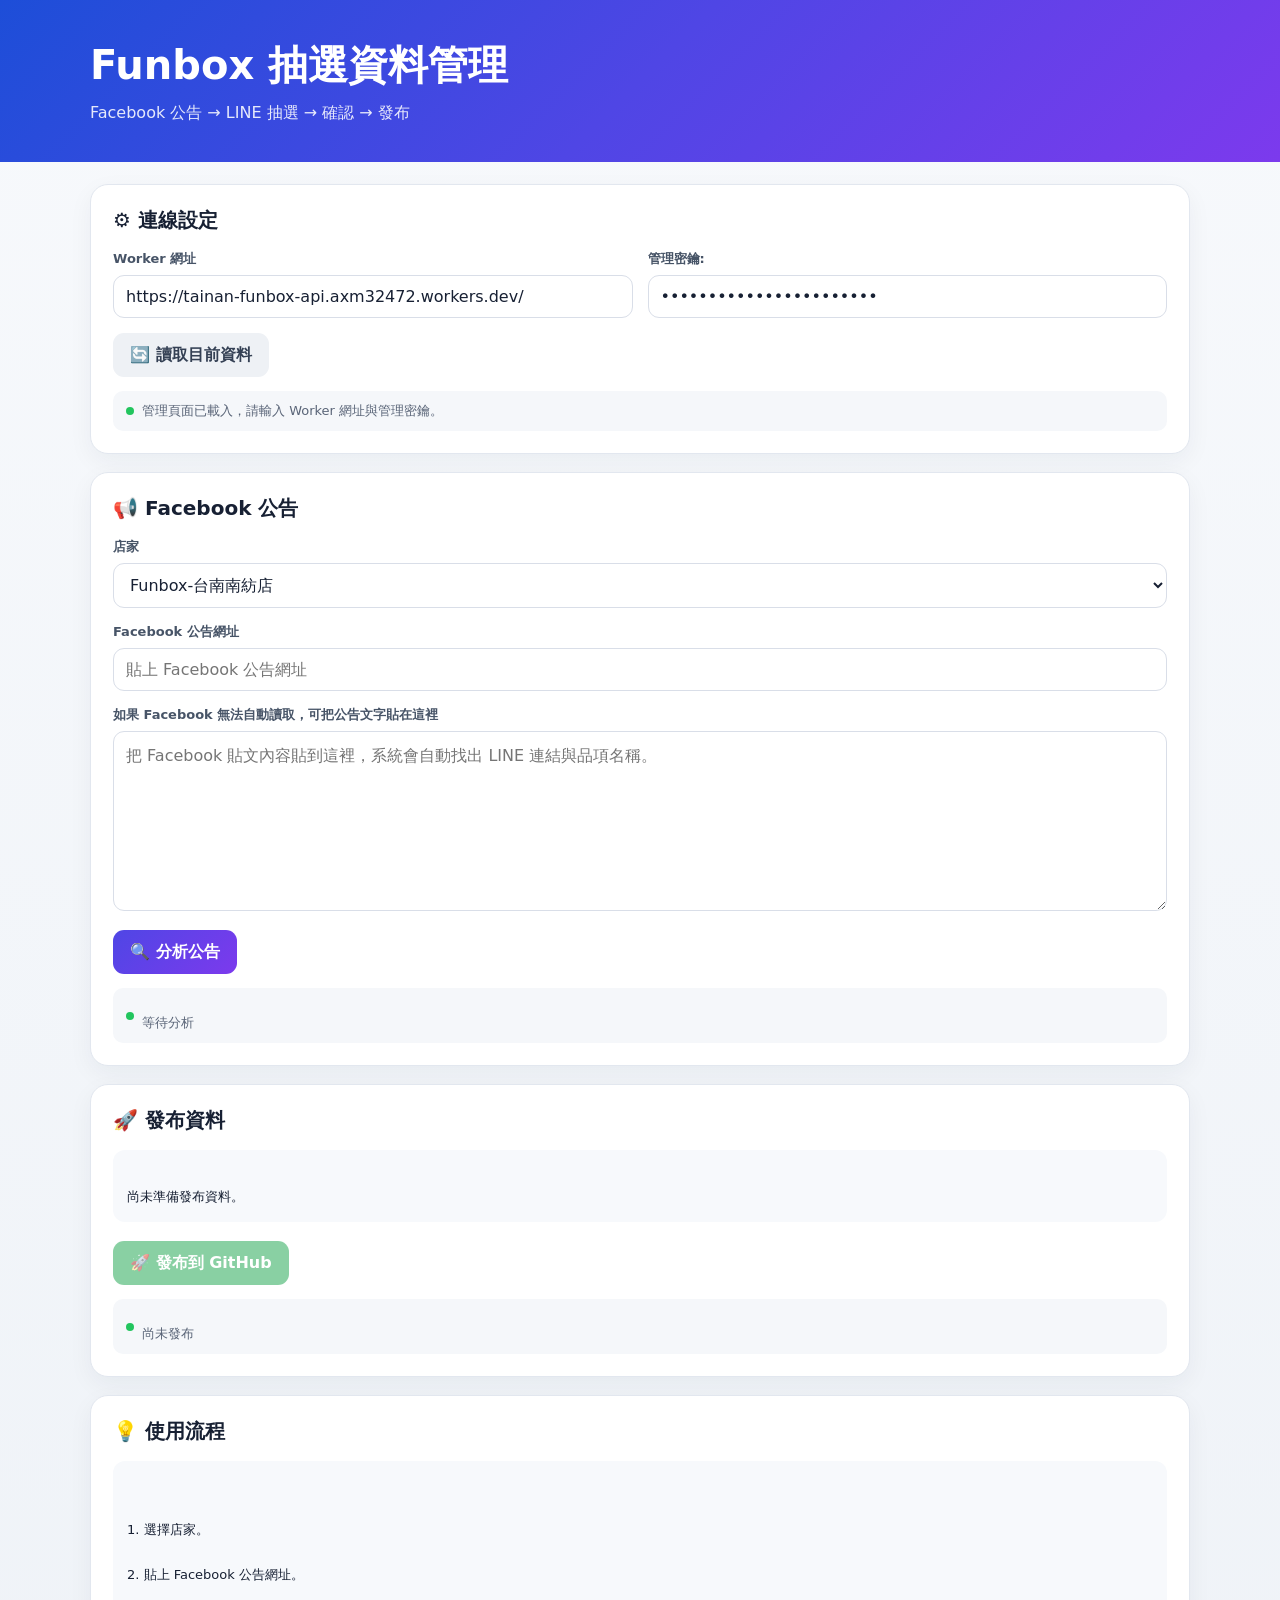
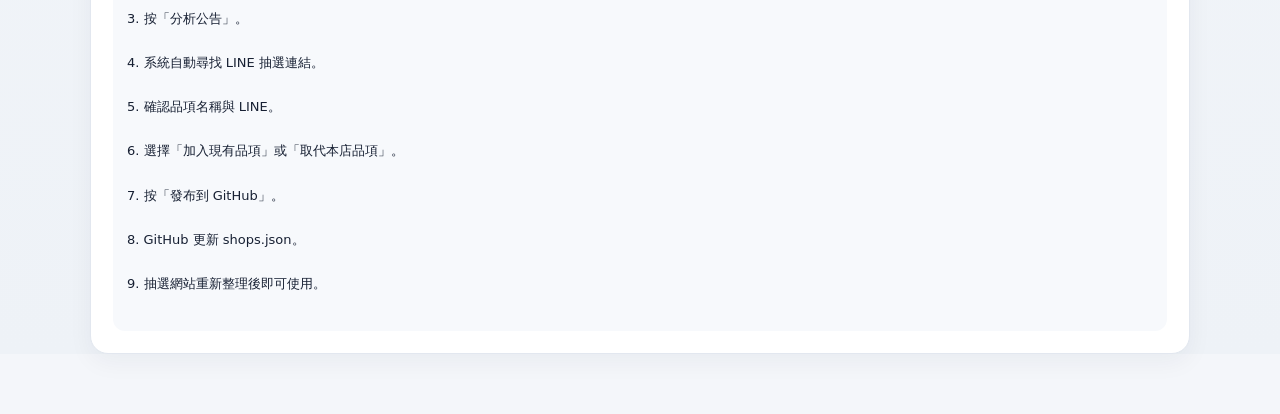
<file: admin.html>
<!DOCTYPE html>
<html lang="zh-Hant">

<head>

    <meta charset="UTF-8">

    <meta
        name="viewport"
        content="width=device-width, initial-scale=1.0"
    >

    <meta
        name="theme-color"
        content="#4f46e5"
    >

    <title>Funbox 抽選資料管理</title>

    <style>

        * {
            box-sizing: border-box;
        }

        :root {
            font-family:
                system-ui,
                -apple-system,
                BlinkMacSystemFont,
                "Noto Sans TC",
                "Microsoft JhengHei",
                sans-serif;

            color: #172033;
            background: #f4f6fa;
        }

        body {
            margin: 0;
            min-height: 100vh;
            background:
                linear-gradient(
                    180deg,
                    #f7f9fc,
                    #eef2f7
                );
        }

        button,
        input,
        textarea,
        select {
            font: inherit;
        }

        button {
            cursor: pointer;
        }

        button:disabled {
            opacity: .5;
            cursor: not-allowed;
        }

        .hero {
            padding: 38px 20px;
            color: #fff;

            background:
                linear-gradient(
                    135deg,
                    #1d4ed8,
                    #4f46e5,
                    #7c3aed
                );
        }

        .hero-inner {
            width:
                min(1100px, calc(100% - 20px));

            margin: auto;
        }

        .hero h1 {
            margin: 0;

            font-size:
                clamp(26px, 5vw, 40px);

            font-weight: 900;
        }

        .hero p {
            margin:
                10px 0 0;

            color:
                rgba(255,255,255,.88);
        }

        main {
            width:
                min(1100px, calc(100% - 24px));

            margin:
                22px auto 60px;
        }

        .section {
            background: #fff;

            border:
                1px solid #e2e7ef;

            border-radius: 18px;

            padding: 22px;

            margin-bottom: 18px;

            box-shadow:
                0 8px 24px
                rgba(23,32,51,.05);
        }

        .section h2 {
            margin:
                0 0 16px;

            font-size: 20px;
        }

        .field {
            margin-bottom: 15px;
        }

        .field label {
            display: block;

            margin-bottom: 7px;

            font-size: 13px;

            font-weight: 800;

            color: #475467;
        }

        input,
        textarea,
        select {
            width: 100%;

            border:
                1px solid #d9dee8;

            border-radius: 11px;

            padding:
                11px 12px;

            background: #fff;

            color: #172033;

            outline: none;
        }

        input:focus,
        textarea:focus,
        select:focus {
            border-color:
                #6366f1;

            box-shadow:
                0 0 0 3px
                rgba(99,102,241,.12);
        }

        textarea {
            min-height: 180px;

            resize: vertical;

            line-height: 1.6;
        }

        .grid {
            display: grid;

            grid-template-columns:
                1fr 1fr;

            gap: 15px;
        }

        .buttons {
            display: flex;

            flex-wrap: wrap;

            gap: 10px;
        }

        .btn {
            min-height: 44px;

            border: 0;

            border-radius: 11px;

            padding:
                0 17px;

            font-weight: 850;
        }

        .btn-primary {
            color: #fff;

            background:
                linear-gradient(
                    135deg,
                    #4f46e5,
                    #7c3aed
                );
        }

        .btn-dark {
            color: #fff;

            background: #172033;
        }

        .btn-green {
            color: #fff;

            background: #16a34a;
        }

        .btn-gray {
            color: #344054;

            background: #eef1f5;
        }

        .btn-red {
            color: #fff;

            background: #dc2626;
        }

        .status {
            display: flex;

            align-items: center;

            gap: 8px;

            margin-top: 14px;

            padding: 11px 13px;

            border-radius: 10px;

            background: #f5f7fa;

            color: #596477;

            font-size: 13px;

            white-space: pre-line;
        }

        .status-dot {
            width: 8px;
            height: 8px;

            flex-shrink: 0;

            border-radius: 50%;

            background: #22c55e;
        }

        .shop-info {
            display: flex;

            justify-content: space-between;

            align-items: center;

            gap: 12px;

            margin-bottom: 15px;

            padding: 13px;

            border-radius: 12px;

            background: #f7f9fc;
        }

        .shop-info strong {
            display: block;

            font-size: 16px;
        }

        .shop-info small {
            color: #7a8497;
        }

        .result-list {
            display: flex;

            flex-direction: column;

            gap: 8px;
        }

        .result-item {
            display: grid;

            grid-template-columns:
                auto 1fr auto;

            align-items: center;

            gap: 10px;

            padding: 12px;

            border:
                1px solid #e3e7ee;

            border-radius: 12px;

            background: #fff;
        }

        .result-item input[type="checkbox"] {
            width: 18px;
            height: 18px;
        }

        .result-name {
            min-width: 0;

            font-weight: 800;
        }

        .result-url {
            margin-top: 3px;

            color: #718096;

            font-size: 12px;

            word-break: break-all;
        }

        .result-remove {
            border: 0;

            padding: 7px 9px;

            border-radius: 8px;

            color: #b42318;

            background: #fee4e2;

            font-size: 12px;

            font-weight: 800;
        }

        .empty {
            padding: 25px;

            text-align: center;

            color: #8a94a6;
        }

        .publish-preview {
            padding: 14px;

            border-radius: 12px;

            background: #f7f9fc;

            font-size: 13px;

            line-height: 1.7;

            white-space: pre-line;
        }

        .hidden {
            display: none !important;
        }

        .warning {
            padding: 12px;

            border-radius: 11px;

            background: #fff7ed;

            color: #9a3412;

            font-size: 13px;

            line-height: 1.6;
        }

        .success {
            padding: 12px;

            border-radius: 11px;

            background: #f0fdf4;

            color: #166534;

            font-size: 13px;

            line-height: 1.6;
        }

        .source-links {
            margin-top: 8px;

            font-size: 13px;
        }

        .source-links a {
            color: #2563eb;

            text-decoration: none;
        }

        @media (max-width: 700px) {

            .hero {
                padding:
                    30px 16px;
            }

            main {
                width:
                    calc(100% - 16px);
            }

            .section {
                padding: 16px;
            }

            .grid {
                grid-template-columns:
                    1fr;
            }

            .result-item {
                grid-template-columns:
                    auto 1fr;
            }

            .result-remove {
                grid-column:
                    2;
                justify-self:
                    start;
            }

            .buttons {
                flex-direction:
                    column;
            }

            .btn {
                width: 100%;
            }

        }

    </style>

</head>


<body>


<header class="hero">

    <div class="hero-inner">

        <h1>
            Funbox 抽選資料管理
        </h1>

        <p>
            Facebook 公告 → LINE 抽選 → 確認 → 發布
        </p>

    </div>

</header>


<main>


    <!-- =================================================
         GitHub / Worker 設定
    ================================================== -->

    <section class="section">

        <h2>
            ⚙️ 連線設定
        </h2>

        <div class="grid">

            <div class="field">

                <label>
                    Worker 網址
                </label>

                <input
                    id="workerUrl"
                    type="url"
                    placeholder="https://你的-worker.workers.dev"
                    value="https://tainan-funbox-api.axm32472.workers.dev/"
                >

            </div>


            <div class="field">

                <label>
                    管理密鑰:
                </label>

                <input
                    id="adminKey"
                    type="password"
                    placeholder="Cloudflare ADMIN_KEY"
                    value="TainanFunbox#2026_AhJun"
                >

            </div>

        </div>


        <div class="buttons">

            <button
                class="btn btn-gray"
                id="loadDataBtn"
            >
                🔄 讀取目前資料
            </button>

        </div>


        <div class="status">

            <span class="status-dot"></span>

            <span id="statusText">
                尚未連線
            </span>

        </div>

    </section>


    <!-- =================================================
         Facebook 公告
    ================================================== -->

    <section class="section">

        <h2>
            📢 Facebook 公告
        </h2>


        <div class="field">

            <label>
                店家
            </label>

            <select id="shopSelect">

                <option value="nanfang">
                    Funbox-台南南紡店
                </option>

                <option value="xintiandi">
                    funbox-台南新天地
                </option>

                <option value="far_east">
                    Funbox台南遠百
                </option>

                <option value="mitsui">
                    Funbox台南三井
                </option>

                <option value="xinren">
                    來玩聚－新仁店
                </option>

            </select>

        </div>


        <div class="field">

            <label>
                Facebook 公告網址
            </label>

            <input
                id="facebookUrl"
                type="url"
                placeholder="貼上 Facebook 公告網址"
            >

        </div>


        <div class="field">

            <label>
                如果 Facebook 無法自動讀取，可把公告文字貼在這裡
            </label>

            <textarea
                id="facebookText"
                placeholder="把 Facebook 貼文內容貼到這裡，系統會自動找出 LINE 連結與品項名稱。"
            ></textarea>

        </div>


        <div class="buttons">

            <button
                class="btn btn-primary"
                id="analyzeBtn"
            >
                🔍 分析公告
            </button>

        </div>


        <div class="status">

            <span class="status-dot"></span>

            <span id="analyzeStatus">
                等待分析
            </span>

        </div>

    </section>


    <!-- =================================================
         分析結果
    ================================================== -->

    <section
        class="section hidden"
        id="resultSection"
    >

        <h2>
            🔎 分析結果
        </h2>


        <div class="shop-info">

            <div>

                <strong id="resultShopName">
                    -
                </strong>

                <small id="resultCount">
                    找到 0 個項目
                </small>

            </div>

        </div>


        <div class="warning">

            ⚠️ 請確認品項名稱與 LINE 連結正確。
            Facebook 貼文格式不同時，系統可能需要你手動修正。

        </div>


        <br>


        <div
            class="result-list"
            id="resultList"
        ></div>


        <br>


        <div class="buttons">

            <button
                class="btn btn-gray"
                id="addManualBtn"
            >
                ＋ 手動新增
            </button>

            <button
                class="btn btn-green"
                id="mergeBtn"
            >
                ➕ 加入現有品項
            </button>

            <button
                class="btn btn-primary"
                id="replaceBtn"
            >
                🔄 取代本店品項
            </button>

        </div>

    </section>


    <!-- =================================================
         發布
    ================================================== -->

    <section class="section">

        <h2>
            🚀 發布資料
        </h2>


        <div
            class="publish-preview"
            id="publishPreview"
        >
            尚未準備發布資料。
        </div>


        <br>


        <div class="buttons">

            <button
                class="btn btn-green"
                id="publishBtn"
                disabled
            >
                🚀 發布到 GitHub
            </button>

        </div>


        <div
            class="status"
            id="publishStatus"
        >

            <span class="status-dot"></span>

            <span>
                尚未發布
            </span>

        </div>

    </section>


    <!-- =================================================
         說明
    ================================================== -->

    <section class="section">

        <h2>
            💡 使用流程
        </h2>

        <div class="publish-preview">

1. 選擇店家。

2. 貼上 Facebook 公告網址。

3. 按「分析公告」。

4. 系統自動尋找 LINE 抽選連結。

5. 確認品項名稱與 LINE。

6. 選擇「加入現有品項」或「取代本店品項」。

7. 按「發布到 GitHub」。

8. GitHub 更新 shops.json。

9. 抽選網站重新整理後即可使用。

        </div>

    </section>


</main>


<script src="assets/admin.js"></script>

</body>

</html>
</file>
